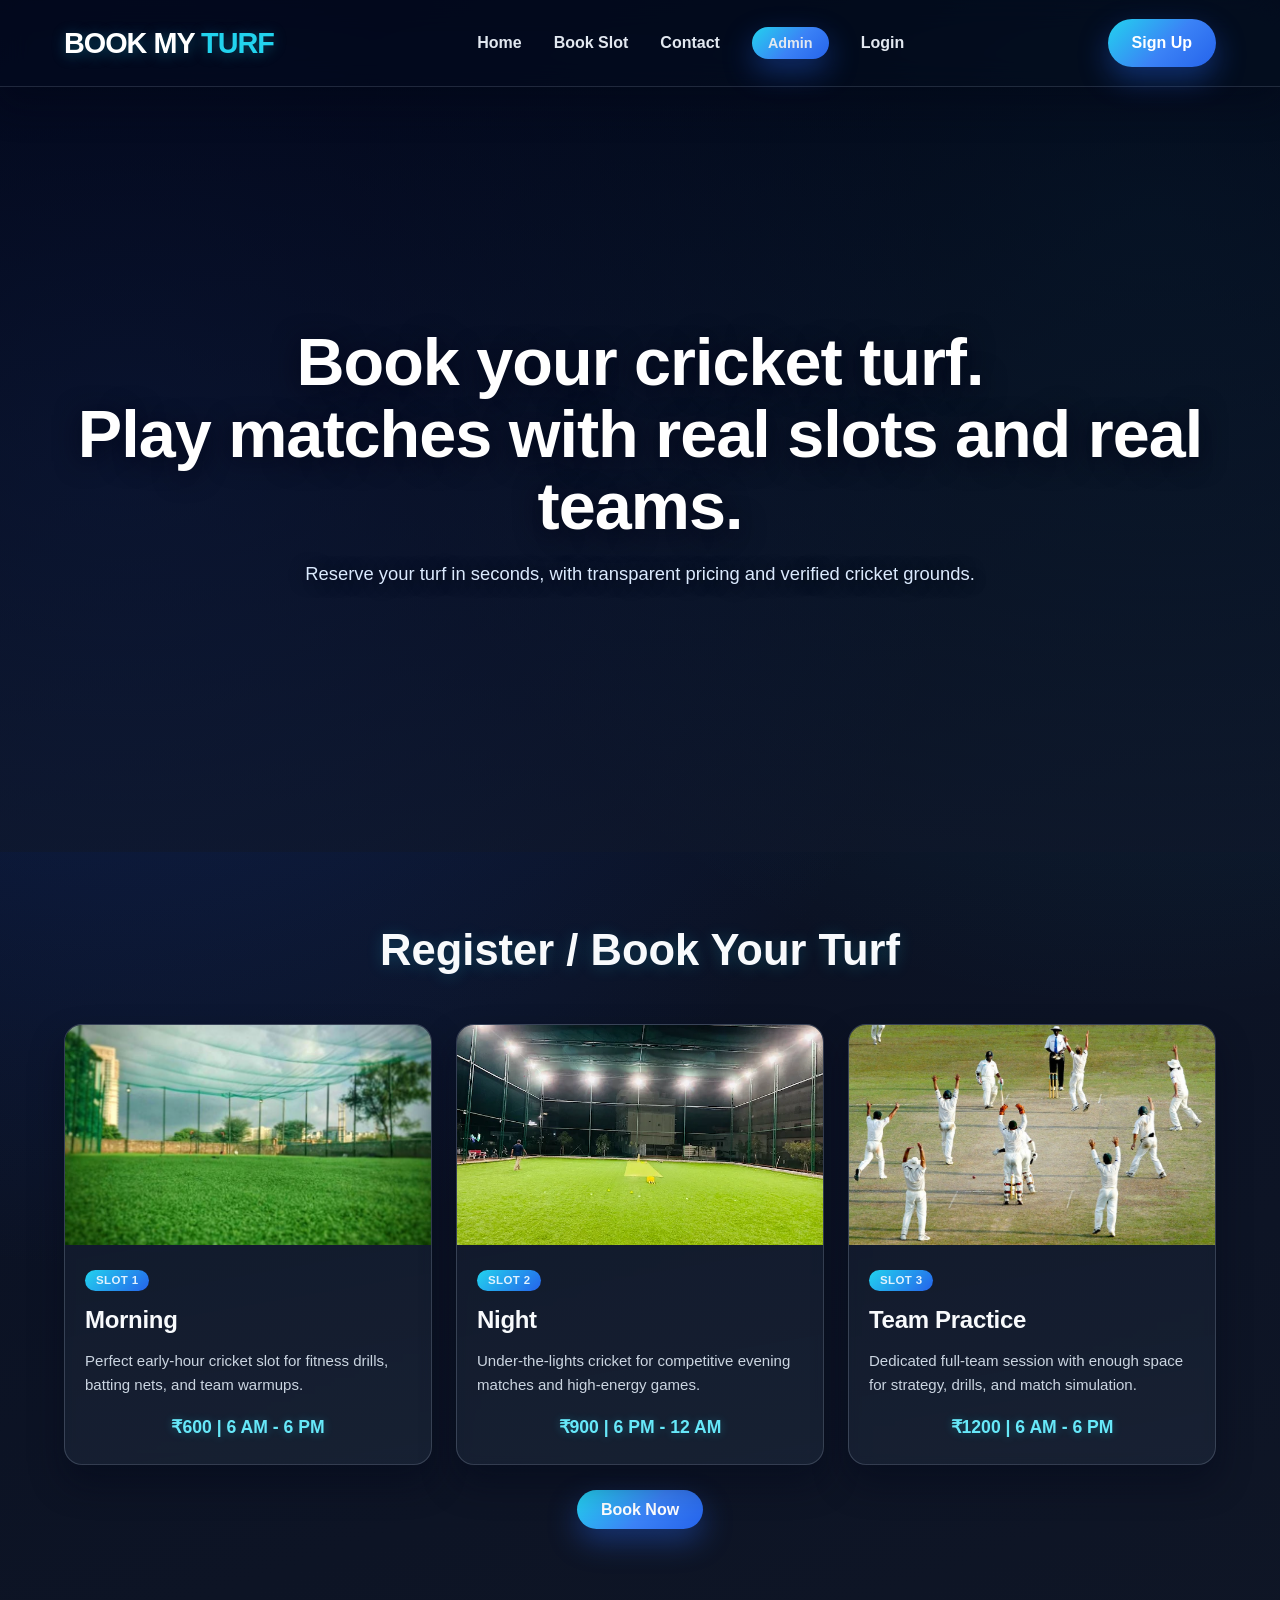
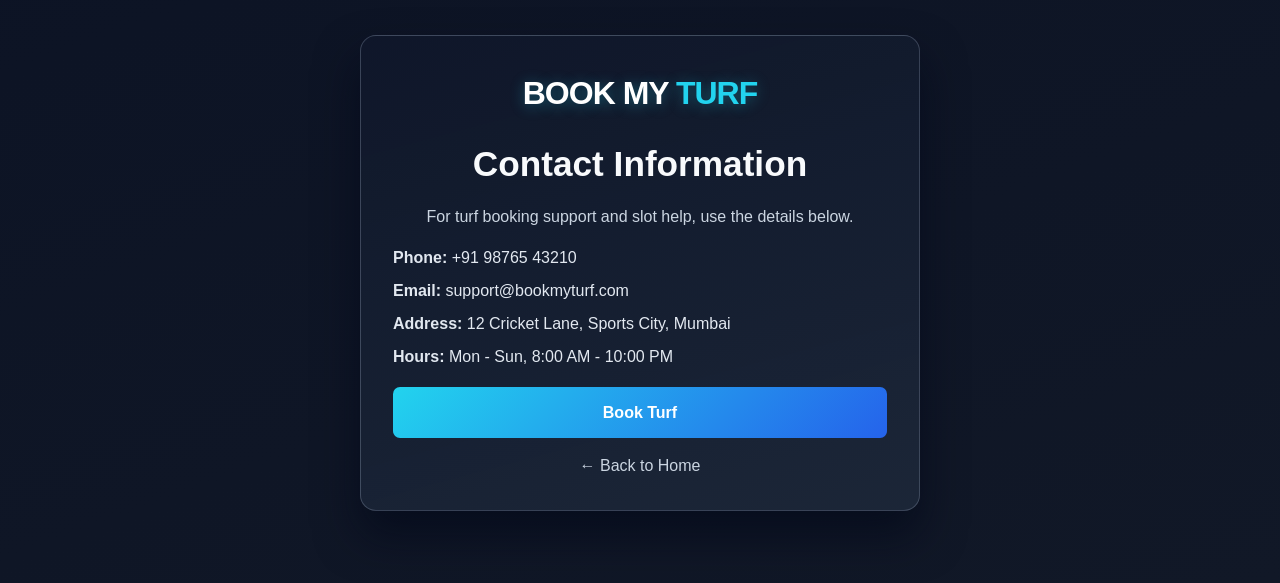
<file: index.html>
<!DOCTYPE html>
<html lang="en">

<head>
    <meta charset="UTF-8">
    <meta name="viewport" content="width=device-width, initial-scale=1.0">
    <title>BOOK MY TURF | Turf Booking</title>
    <link rel="stylesheet" href="landing.css">
</head>

<body>
    <nav>
        <div class="logo">BOOK MY <span>TURF</span></div>
        <ul class="nav-links">
            <li><a href="#hero">Home</a></li>
            <li><a href="#booking">Book Slot</a></li>
            <li><a href="#contact">Contact</a></li>
            <li><a href="admin.php" class="btn-primary small">Admin</a></li>
            <li id="welcomeItem" class="welcome" style="display:none;"></li>
            <li id="loginNavItem"><a href="login.html">Login</a></li>
            <li id="logoutNavItem" style="display:none;"><a href="auth.php?action=logout">Logout</a></li>
        </ul>
        <a id="ctaButton" href="signup.html" class="btn-primary">Sign Up</a>
    </nav>

    <section class="hero" id="hero">
        <h1>Book your cricket turf.<br>Play matches with real slots and real teams.</h1>
        <p>Reserve your turf in seconds, with transparent pricing and verified cricket grounds.</p>
    </section>

    <section class="listings" id="booking">
        <h2 class="section-title">Register / Book Your Turf</h2>
        <div class="listing-grid">
            <article class="card">
                <div class="card-img card-img-one"></div>
                <div class="card-content">
                    <span class="card-tag">Slot 1</span>
                    <h3>Morning</h3>
                    <p>Perfect early-hour cricket slot for fitness drills, batting nets, and team warmups.</p>
                    <div class="card-footer">
                        <span class="price">₹600 | 6 AM - 6 PM</span>
                    </div>
                </div>
            </article>
            <article class="card">
                <div class="card-img card-img-two"></div>
                <div class="card-content">
                    <span class="card-tag">Slot 2</span>
                    <h3>Night</h3>
                    <p>Under-the-lights cricket for competitive evening matches and high-energy games.</p>
                    <div class="card-footer">
                        <span class="price">₹900 | 6 PM - 12 AM</span>
                    </div>
                </div>
            </article>
            <article class="card">
                <div class="card-img card-img-three"></div>
                <div class="card-content">
                    <span class="card-tag">Slot 3</span>
                    <h3>Team Practice</h3>
                    <p>Dedicated full-team session with enough space for strategy, drills, and match simulation.</p>
                    <div class="card-footer">
                        <span class="price">₹1200 | 6 AM - 6 PM</span>
                    </div>
                </div>
            </article>
        </div>
        <div class="global-book-btn-wrap">
            <a id="commonBookBtn" href="signup.html" class="btn-primary">Book Now</a>
        </div>
    </section>

    <section class="contact-wrap" id="contact">
        <div class="contact-card">
            <div class="logo contact-logo">BOOK MY <span>TURF</span></div>
            <h2>Contact Information</h2>
            <p class="contact-text">For turf booking support and slot help, use the details below.</p>
            <div class="contact-details">
                <p><strong>Phone:</strong> +91 98765 43210</p>
                <p><strong>Email:</strong> support@bookmyturf.com</p>
                <p><strong>Address:</strong> 12 Cricket Lane, Sports City, Mumbai</p>
                <p><strong>Hours:</strong> Mon - Sun, 8:00 AM - 10:00 PM</p>
            </div>
            <a id="contactBookBtn" href="signup.html" class="btn-contact">Book Turf</a>
            <a href="#hero" class="back-link">← Back to Home</a>
        </div>
    </section>

    <script>
        const ctaButton = document.getElementById('ctaButton');
        const welcomeItem = document.getElementById('welcomeItem');
        const loginNavItem = document.getElementById('loginNavItem');
        const logoutNavItem = document.getElementById('logoutNavItem');
        const contactBookBtn = document.getElementById('contactBookBtn');
        const commonBookBtn = document.getElementById('commonBookBtn');

        function setLoggedInUi(fullName) {
            welcomeItem.style.display = 'list-item';
            welcomeItem.textContent = 'Hi, ' + fullName;
            loginNavItem.style.display = 'none';
            logoutNavItem.style.display = 'list-item';
            ctaButton.href = 'booking.php';
            ctaButton.textContent = 'Book Slot';
            contactBookBtn.href = 'booking.php';
            commonBookBtn.href = 'booking.php';
        }

        fetch('auth.php?action=check')
            .then((response) => response.json())
            .then((data) => {
                if (data.status === 'success' && data.data && data.data.full_name) {
                    setLoggedInUi(data.data.full_name);
                }
            })
            .catch(() => {
                // Keep guest UI if check fails.
            });

    </script>
</body>

</html>
</file>
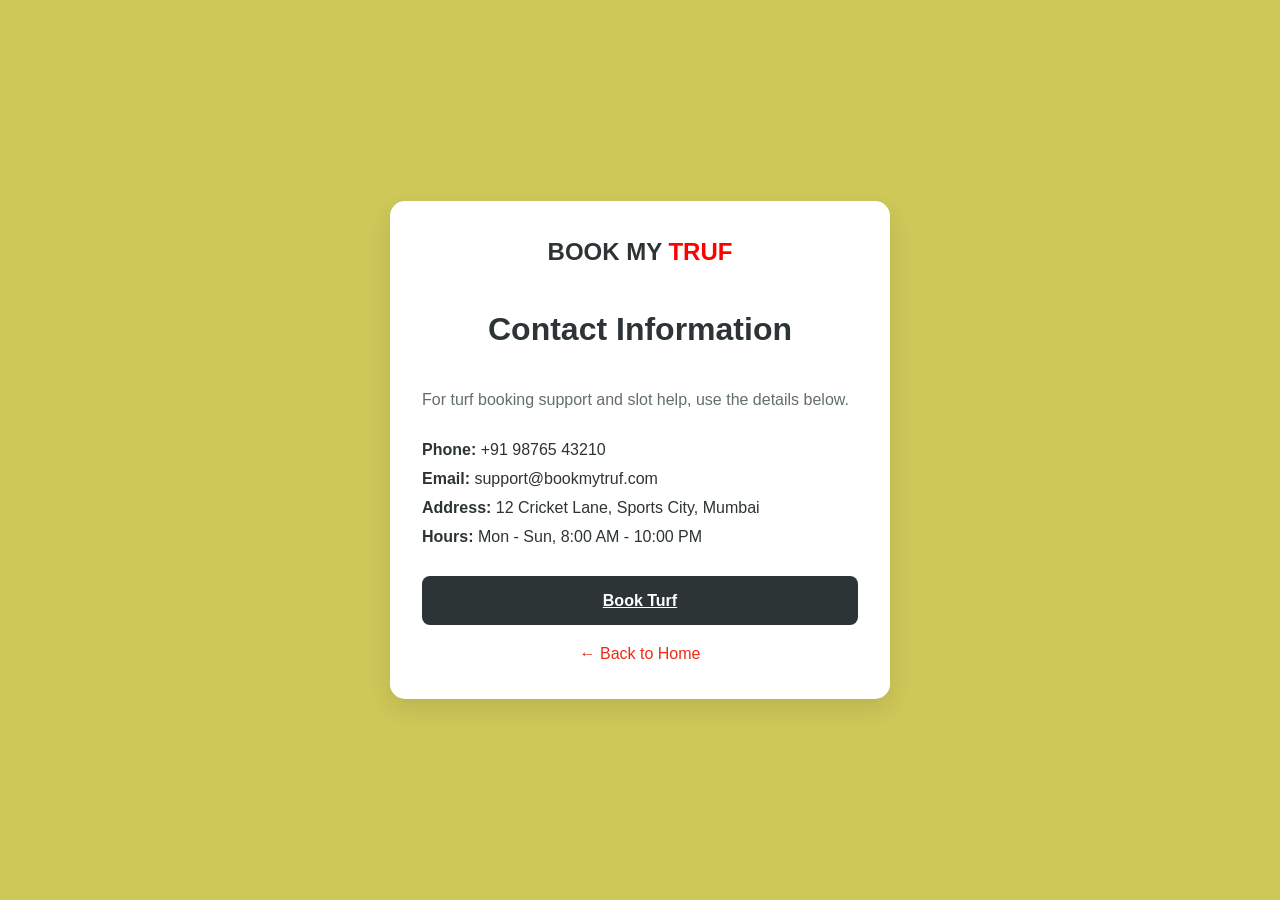
<file: contact.html>
<!DOCTYPE html>
<html lang="en">
<head>
    <meta charset="UTF-8">
    <meta name="viewport" content="width=device-width, initial-scale=1.0">
    <title>Contact Us - BOOK MY TRUF</title>
    <style>
        :root {
            --primary: #2D3436;
            --accent: #f02a14;
            --highlight: RED;
            --light: rgb(206, 200, 89);
            --white: #ffffff;
            --text-gray: #636e72;
            --font-main: 'Segoe UI', Tahoma, Geneva, Verdana, sans-serif;
        }

        * {
            margin: 0;
            padding: 0;
            box-sizing: border-box;
        }

        body {
            font-family: var(--font-main);
            color: var(--primary);
            background-color: var(--light);
            line-height: 1.6;
            display: flex;
            justify-content: center;
            align-items: center;
            min-height: 100vh;
        }

        .container {
            background: var(--white);
            padding: 2rem;
            border-radius: 15px;
            box-shadow: 0 10px 25px rgba(0,0,0,0.1);
            width: 100%;
            max-width: 500px;
        }

        h1 {
            text-align: center;
            margin-bottom: 2rem;
            color: var(--primary);
        }

        .logo {
            text-align: center;
            font-size: 1.5rem;
            font-weight: 800;
            margin-bottom: 2rem;
        }

        .logo span { color: var(--highlight); }

        form {
            display: flex;
            flex-direction: column;
        }

        label {
            margin-bottom: 0.5rem;
            font-weight: 500;
        }

        input, textarea {
            padding: 0.75rem;
            margin-bottom: 1rem;
            border: 1px solid #ddd;
            border-radius: 8px;
            font-size: 1rem;
            font-family: inherit;
        }

        textarea {
            resize: vertical;
            min-height: 120px;
        }

        .btn-primary {
            background-color: var(--primary);
            color: var(--white);
            padding: 0.75rem;
            border: none;
            border-radius: 8px;
            font-weight: 600;
            cursor: pointer;
            transition: background 0.3s;
        }

        .btn-primary:hover {
            background-color: var(--accent);
        }

        .back-link {
            text-align: center;
            margin-top: 1rem;
        }

        .back-link a {
            color: var(--accent);
            text-decoration: none;
        }

        .back-link a:hover {
            text-decoration: underline;
        }
    </style>
</head>
<body>
    <div class="container">
        <div class="logo">BOOK MY <span>TRUF</span></div>
        <h1>Contact Information</h1>
        <p style="margin-bottom: 1.5rem; color: var(--text-gray);">
            For turf booking support and slot help, use the details below.
        </p>
        <div style="margin-bottom: 1.5rem; line-height: 1.8;">
            <p><strong>Phone:</strong> +91 98765 43210</p>
            <p><strong>Email:</strong> support@bookmytruf.com</p>
            <p><strong>Address:</strong> 12 Cricket Lane, Sports City, Mumbai</p>
            <p><strong>Hours:</strong> Mon - Sun, 8:00 AM - 10:00 PM</p>
        </div>
        <a href="index.html#booking" class="btn-primary" style="display: block; text-align: center;">Book Turf</a>
        <div class="back-link">
            <a href="index.html">← Back to Home</a>
        </div>
    </div>
</body>
</html>
</file>
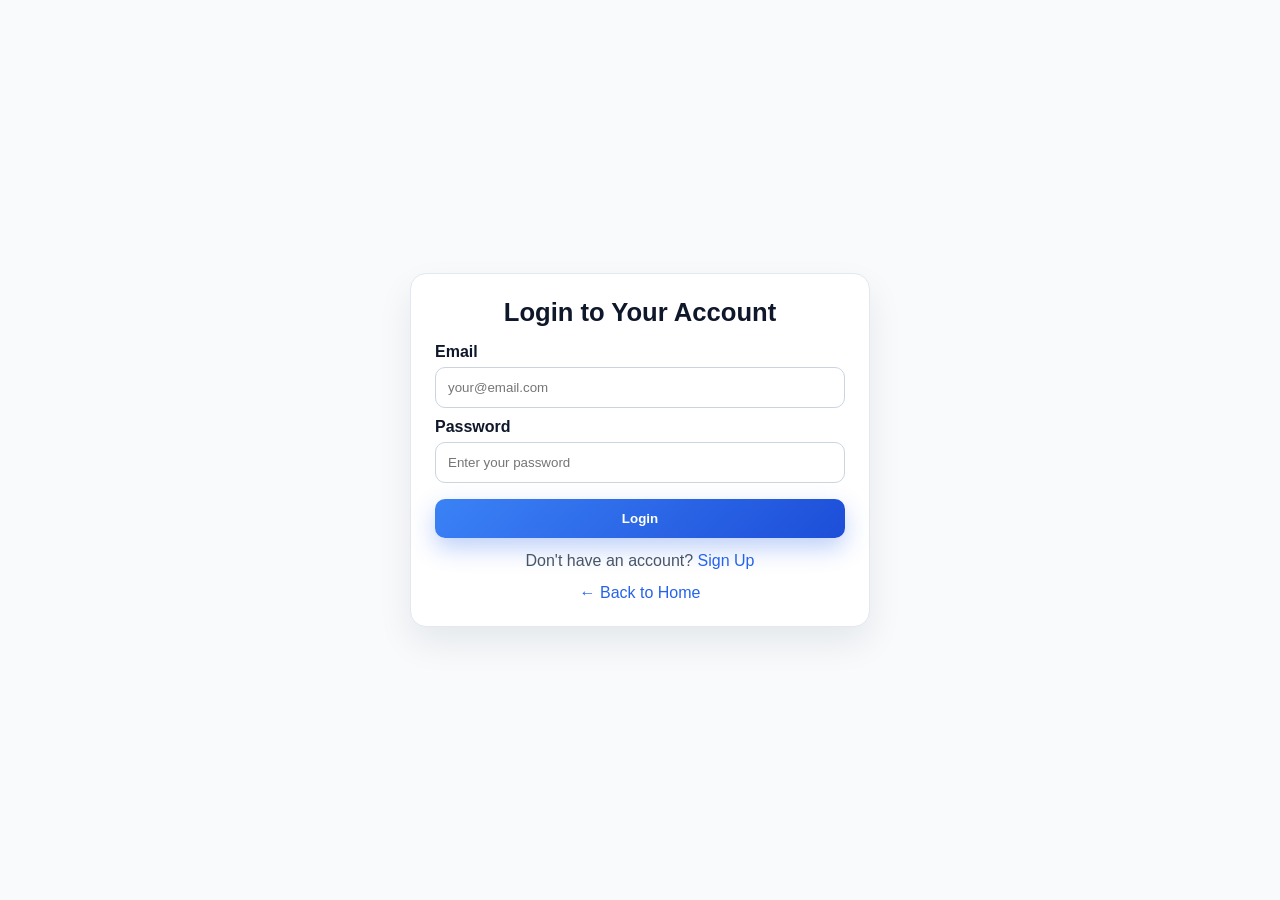
<file: login.html>
<!DOCTYPE html>
<html lang="en">
<head>
    <meta charset="UTF-8">
    <meta name="viewport" content="width=device-width, initial-scale=1.0">
    <title>Login - BOOK MY TURF</title>
    <style>
        :root { --primary:#0f172a; --accent:#2563eb; --white:#fff; --bg:#f8fafc; --text:#475569; }
        * { box-sizing:border-box; margin:0; padding:0; font-family:"Segoe UI",Tahoma,Geneva,Verdana,sans-serif; }
        body { background:var(--bg); color:var(--primary); min-height:100vh; display:flex; align-items:center; justify-content:center; padding:20px; }
        .card { width:100%; max-width:460px; background:var(--white); border:1px solid #e2e8f0; border-radius:16px; padding:24px; box-shadow:0 16px 35px rgba(15,23,42,.08); }
        h1 { font-size:1.6rem; margin-bottom:16px; text-align:center; }
        label { display:block; font-weight:600; margin:10px 0 6px; }
        input { width:100%; padding:12px; border:1px solid #cbd5e1; border-radius:10px; }
        .btn { width:100%; margin-top:16px; border:none; border-radius:10px; padding:12px; font-weight:800; background:linear-gradient(135deg,#3b82f6,#1d4ed8); color:#fff; cursor:pointer; box-shadow:0 10px 24px rgba(37,99,235,.3); }
        .links { text-align:center; margin-top:14px; color:var(--text); }
        a { color:var(--accent); text-decoration:none; }
        .toast { display:none; margin:0 0 12px; border-radius:10px; padding:10px; text-align:center; font-weight:600; }
        .toast.success { display:block; background:#dcfce7; color:#166534; }
        .toast.error { display:block; background:#fee2e2; color:#991b1b; }
    </style>
</head>
<body>
    <div class="card">
        <h1>Login to Your Account</h1>
        <div class="toast" id="toast"></div>
        <form id="loginForm">
            <label for="email">Email</label>
            <input type="email" id="email" required placeholder="your@email.com">
            <label for="password">Password</label>
            <input type="password" id="password" required placeholder="Enter your password">
            <button class="btn" id="loginBtn" type="submit">Login</button>
        </form>
        <div class="links">Don't have an account? <a href="signup.html">Sign Up</a></div>
        <div class="links"><a href="index.html">← Back to Home</a></div>
    </div>

    <script>
        const loginForm = document.getElementById('loginForm');
        const loginBtn = document.getElementById('loginBtn');
        const toast = document.getElementById('toast');

        function showToast(message, type) {
            toast.className = 'toast ' + type;
            toast.textContent = message;
        }

        function parseJsonSafe(text) {
            try {
                return JSON.parse(text);
            } catch (error) {
                return null;
            }
        }

        function isHttpProtocol() {
            return window.location.protocol === 'http:' || window.location.protocol === 'https:';
        }

        if (!isHttpProtocol()) {
            showToast('Open this page using XAMPP URL (http://localhost/...), not as a local file.', 'error');
        }

        fetch('auth.php?action=check')
            .then((response) => response.json())
            .then((data) => {
                if (data.status === 'success') {
                    window.location.href = 'index.html';
                }
            })
            .catch(() => {});

        loginForm.addEventListener('submit', function (e) {
            e.preventDefault();
            loginBtn.disabled = true;
            loginBtn.textContent = 'Logging in...';

            const formData = new FormData();
            formData.append('action', 'login');
            formData.append('email', document.getElementById('email').value.trim());
            formData.append('password', document.getElementById('password').value);

            fetch('auth.php', { method: 'POST', body: formData })
                .then(async (response) => {
                    const text = await response.text();
                    const data = parseJsonSafe(text);
                    if (!data) {
                        throw new Error('Server returned invalid response. Open through localhost and ensure Apache/MySQL are running.');
                    }
                    return data;
                })
                .then((data) => {
                    if (data.status === 'success') {
                        showToast(data.message, 'success');
                        setTimeout(() => (window.location.href = 'index.html'), 700);
                    } else {
                        showToast(data.message, 'error');
                        loginBtn.disabled = false;
                        loginBtn.textContent = 'Login';
                    }
                })
                .catch((error) => {
                    showToast(error.message || 'Something went wrong. Please try again.', 'error');
                    loginBtn.disabled = false;
                    loginBtn.textContent = 'Login';
                });
        });
    </script>
</body>
</html>
</file>
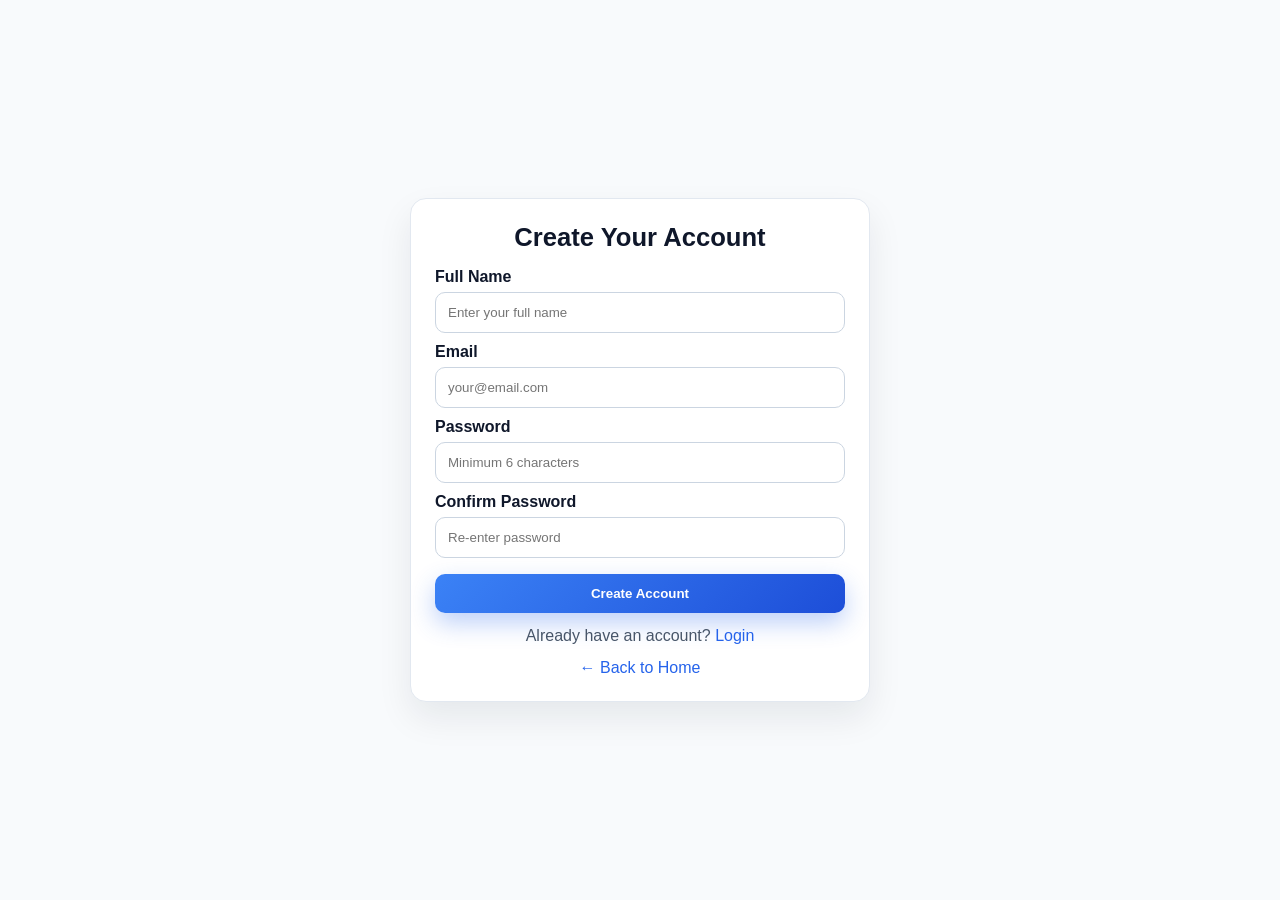
<file: signup.html>
<!DOCTYPE html>
<html lang="en">
<head>
    <meta charset="UTF-8">
    <meta name="viewport" content="width=device-width, initial-scale=1.0">
    <title>Sign Up - BOOK MY TURF</title>
    <style>
        :root { --primary:#0f172a; --accent:#2563eb; --white:#fff; --bg:#f8fafc; --text:#475569; }
        * { box-sizing:border-box; margin:0; padding:0; font-family:"Segoe UI",Tahoma,Geneva,Verdana,sans-serif; }
        body { background:var(--bg); color:var(--primary); min-height:100vh; display:flex; align-items:center; justify-content:center; padding:20px; }
        .card { width:100%; max-width:460px; background:var(--white); border:1px solid #e2e8f0; border-radius:16px; padding:24px; box-shadow:0 16px 35px rgba(15,23,42,.08); }
        h1 { font-size:1.6rem; margin-bottom:16px; text-align:center; }
        label { display:block; font-weight:600; margin:10px 0 6px; }
        input { width:100%; padding:12px; border:1px solid #cbd5e1; border-radius:10px; }
        .btn { width:100%; margin-top:16px; border:none; border-radius:10px; padding:12px; font-weight:800; background:linear-gradient(135deg,#3b82f6,#1d4ed8); color:#fff; cursor:pointer; box-shadow:0 10px 24px rgba(37,99,235,.3); }
        .links { text-align:center; margin-top:14px; color:var(--text); }
        a { color:var(--accent); text-decoration:none; }
        .toast { display:none; margin:0 0 12px; border-radius:10px; padding:10px; text-align:center; font-weight:600; }
        .toast.success { display:block; background:#dcfce7; color:#166534; }
        .toast.error { display:block; background:#fee2e2; color:#991b1b; }
    </style>
</head>
<body>
    <div class="card">
        <h1>Create Your Account</h1>
        <div class="toast" id="toast"></div>
        <form id="signupForm">
            <label for="name">Full Name</label>
            <input type="text" id="name" required placeholder="Enter your full name">
            <label for="email">Email</label>
            <input type="email" id="email" required placeholder="your@email.com">
            <label for="password">Password</label>
            <input type="password" id="password" required placeholder="Minimum 6 characters">
            <label for="confirmPassword">Confirm Password</label>
            <input type="password" id="confirmPassword" required placeholder="Re-enter password">
            <button class="btn" id="signupBtn" type="submit">Create Account</button>
        </form>
        <div class="links">Already have an account? <a href="login.html">Login</a></div>
        <div class="links"><a href="index.html">← Back to Home</a></div>
    </div>

    <script>
        const signupForm = document.getElementById('signupForm');
        const signupBtn = document.getElementById('signupBtn');
        const toast = document.getElementById('toast');

        function showToast(message, type) {
            toast.className = 'toast ' + type;
            toast.textContent = message;
        }

        function parseJsonSafe(text) {
            try {
                return JSON.parse(text);
            } catch (error) {
                return null;
            }
        }

        function isHttpProtocol() {
            return window.location.protocol === 'http:' || window.location.protocol === 'https:';
        }

        if (!isHttpProtocol()) {
            showToast('Open this page using XAMPP URL (http://localhost/...), not as a local file.', 'error');
        }

        fetch('auth.php?action=check')
            .then((response) => response.json())
            .then((data) => {
                if (data.status === 'success') {
                    window.location.href = 'index.html';
                }
            })
            .catch(() => {});

        signupForm.addEventListener('submit', function (e) {
            e.preventDefault();
            const name = document.getElementById('name').value.trim();
            const email = document.getElementById('email').value.trim();
            const password = document.getElementById('password').value;
            const confirmPassword = document.getElementById('confirmPassword').value;

            if (password !== confirmPassword) {
                showToast('Passwords do not match.', 'error');
                return;
            }
            if (password.length < 6) {
                showToast('Password must be at least 6 characters.', 'error');
                return;
            }

            signupBtn.disabled = true;
            signupBtn.textContent = 'Creating account...';

            const formData = new FormData();
            formData.append('action', 'signup');
            formData.append('full_name', name);
            formData.append('email', email);
            formData.append('password', password);
            formData.append('confirm_password', confirmPassword);

            fetch('auth.php', { method: 'POST', body: formData })
                .then(async (response) => {
                    const text = await response.text();
                    const data = parseJsonSafe(text);
                    if (!data) {
                        throw new Error('Server returned invalid response. Open through localhost and ensure Apache/MySQL are running.');
                    }
                    return data;
                })
                .then((data) => {
                    if (data.status === 'success') {
                        showToast(data.message, 'success');
                        setTimeout(() => (window.location.href = 'index.html'), 700);
                    } else {
                        showToast(data.message, 'error');
                        signupBtn.disabled = false;
                        signupBtn.textContent = 'Create Account';
                    }
                })
                .catch((error) => {
                    showToast(error.message || 'Something went wrong. Please try again.', 'error');
                    signupBtn.disabled = false;
                    signupBtn.textContent = 'Create Account';
                });
        });
    </script>
</body>
</html>
</file>
<file: landing.css>
:root {
    --primary: #020617;
    --accent: #22d3ee;
    --accent-strong: #2563eb;
    --surface: #0f172a;
    --white: #ffffff;
    --text-gray: #cbd5e1;
    --muted: #94a3b8;
    --ring: rgba(34, 211, 238, 0.22);
    --font-main: "Inter", "Segoe UI", Tahoma, Geneva, Verdana, sans-serif;
}

* {
    margin: 0;
    padding: 0;
    box-sizing: border-box;
}

html {
    scroll-behavior: smooth;
}

body {
    font-family: var(--font-main);
    color: var(--white);
    background:
        radial-gradient(circle at 10% 20%, rgba(37, 99, 235, 0.24) 0%, transparent 40%),
        radial-gradient(circle at 90% 10%, rgba(34, 211, 238, 0.15) 0%, transparent 35%),
        linear-gradient(160deg, #020617 0%, #0b1224 45%, #111827 100%);
    line-height: 1.6;
}

a {
    text-decoration: none;
    color: inherit;
}

ul {
    list-style: none;
}

nav {
    display: flex;
    justify-content: space-between;
    align-items: center;
    padding: 1.2rem 5%;
    background: rgba(2, 6, 23, 0.72);
    backdrop-filter: blur(14px);
    border-bottom: 1px solid rgba(148, 163, 184, 0.2);
    box-shadow: 0 16px 36px rgba(2, 6, 23, 0.45);
    position: sticky;
    top: 0;
    z-index: 1000;
}

.logo {
    font-size: 1.8rem;
    font-weight: 900;
    letter-spacing: -1px;
    color: var(--white);
    text-shadow: 0 2px 14px rgba(34, 211, 238, 0.35);
}

.logo span {
    color: var(--accent);
}

.nav-links {
    display: flex;
    gap: 2rem;
    align-items: center;
}

.nav-links a {
    font-weight: 600;
    color: #e2e8f0;
    transition: color 0.25s ease, text-shadow 0.25s ease;
}

.nav-links a:hover {
    color: var(--accent);
    text-shadow: 0 0 16px rgba(34, 211, 238, 0.4);
}

.welcome {
    color: var(--text-gray);
    font-size: 0.92rem;
}

.btn-primary {
    background: linear-gradient(135deg, #22d3ee 0%, #3b82f6 55%, #2563eb 100%);
    color: var(--white);
    padding: 0.7rem 1.5rem;
    border-radius: 999px;
    font-weight: 600;
    border: none;
    transition: transform 0.2s ease, box-shadow 0.2s ease;
    box-shadow: 0 12px 30px rgba(37, 99, 235, 0.4);
}

.btn-primary:hover {
    transform: translateY(-3px) scale(1.02);
    box-shadow: 0 18px 32px rgba(34, 211, 238, 0.32);
}

.btn-primary.small {
    padding: 0.5rem 1rem;
    font-size: 0.9rem;
}

.hero {
    height: 85vh;
    background:
        linear-gradient(rgba(2, 6, 23, 0.72), rgba(15, 23, 42, 0.62)),
        url("https://images.unsplash.com/photo-1540747913346-19e32dc3e97e?auto=format&fit=crop&w=1600&q=80");
    background-size: cover;
    background-position: center;
    display: flex;
    flex-direction: column;
    justify-content: center;
    align-items: center;
    text-align: center;
    color: var(--white);
    padding: 0 1rem;
    position: relative;
}

.hero h1 {
    font-size: clamp(2.2rem, 5.2vw, 4.3rem);
    margin-bottom: 1rem;
    line-height: 1.08;
    font-weight: 900;
    letter-spacing: -1px;
    text-shadow: 0 4px 26px rgba(2, 6, 23, 0.9);
}

.hero p {
    font-size: 1.15rem;
    margin-bottom: 1.5rem;
    max-width: 760px;
    color: #dbeafe;
    text-shadow: 0 2px 16px rgba(2, 6, 23, 0.82);
}

.search-bar {
    background: var(--white);
    padding: 0.45rem;
    border-radius: 999px;
    display: flex;
    width: 100%;
    max-width: 620px;
    box-shadow: 0 18px 40px rgba(15, 23, 42, 0.35);
}

.search-bar input {
    border: none;
    padding: 0.9rem 1rem;
    flex: 1;
    border-radius: 999px;
    outline: none;
    font-size: 0.95rem;
}

.search-bar input:focus {
    box-shadow: 0 0 0 4px var(--ring);
}

.search-bar button {
    background: linear-gradient(135deg, var(--accent), var(--accent-strong));
    color: var(--white);
    border: none;
    padding: 0 2rem;
    border-radius: 999px;
    cursor: pointer;
    font-weight: 700;
}

.listings {
    padding: 4rem 5%;
}

.section-title {
    font-size: clamp(2rem, 3.4vw, 3.2rem);
    margin-bottom: 2.4rem;
    text-align: center;
    color: #f8fafc;
    text-shadow: 0 2px 16px rgba(34, 211, 238, 0.22);
}

.listing-grid {
    display: grid;
    grid-template-columns: repeat(auto-fit, minmax(280px, 1fr));
    gap: 1.5rem;
}

.card {
    background: linear-gradient(170deg, rgba(15, 23, 42, 0.75), rgba(30, 41, 59, 0.62));
    border-radius: 18px;
    overflow: hidden;
    border: 1px solid rgba(148, 163, 184, 0.28);
    backdrop-filter: blur(5px);
    box-shadow: 0 18px 34px rgba(2, 6, 23, 0.42);
    transition: transform 0.3s ease, box-shadow 0.3s ease, border-color 0.3s ease;
}

.card:hover {
    transform: translateY(-10px);
    box-shadow: 0 24px 42px rgba(2, 6, 23, 0.62);
    border-color: rgba(34, 211, 238, 0.5);
}

.card-img {
    height: 220px;
    background-size: cover;
    background-position: center;
}

.card-img-one {
    background-image: url("morning.png");
}

.card-img-two {
    background-image: url("night.png");
}

.card-img-three {
    background-image: url("team-practice.png");
}

.card-content {
    padding: 1.3rem 1.25rem 1.4rem;
}

.card-tag {
    background: linear-gradient(135deg, #22d3ee, #2563eb);
    color: #e0f2fe;
    padding: 0.28rem 0.68rem;
    border-radius: 999px;
    font-size: 0.72rem;
    font-weight: 700;
    text-transform: uppercase;
    letter-spacing: 0.4px;
}

.card h3 {
    margin: 0.6rem 0;
    color: #f8fafc;
    font-size: 1.5rem;
    letter-spacing: -0.3px;
}

.card p {
    color: #cbd5e1;
    font-size: 0.94rem;
    margin-bottom: 1rem;
}

.card-footer {
    display: flex;
    justify-content: center;
    align-items: center;
}

.price {
    font-weight: 800;
    font-size: 1.1rem;
    color: #67e8f9;
    text-shadow: 0 1px 10px rgba(34, 211, 238, 0.3);
}

.contact-wrap {
    padding: 3rem 5% 4.5rem;
}

.global-book-btn-wrap {
    margin-top: 2rem;
    text-align: center;
}

.contact-card {
    width: min(100%, 560px);
    margin: 0 auto;
    background: linear-gradient(165deg, rgba(15, 23, 42, 0.92), rgba(30, 41, 59, 0.85));
    border-radius: 16px;
    border: 1px solid rgba(148, 163, 184, 0.3);
    box-shadow: 0 24px 44px rgba(2, 6, 23, 0.6);
    padding: 2rem;
}

.contact-logo {
    text-align: center;
    margin-bottom: 1.1rem;
    font-size: 2rem;
}

.contact-card h2 {
    text-align: center;
    font-size: 2.2rem;
    margin-bottom: 0.7rem;
    color: #f8fafc;
}

.contact-text {
    color: #cbd5e1;
    margin-bottom: 1rem;
    text-align: center;
}

.contact-details p {
    margin-bottom: 0.45rem;
    color: #e2e8f0;
}

.btn-contact {
    display: block;
    margin-top: 1.1rem;
    padding: 0.8rem;
    text-align: center;
    background: linear-gradient(135deg, #22d3ee 0%, #2563eb 100%);
    color: var(--white);
    border-radius: 7px;
    font-weight: 600;
}

.btn-contact:hover {
    opacity: 0.95;
}

.back-link {
    display: block;
    margin-top: 0.9rem;
    text-align: center;
    color: #cbd5e1;
}

@media (max-width: 768px) {
    .nav-links {
        display: none;
    }

    .hero {
        height: 78vh;
    }

    .search-bar {
        flex-direction: column;
        background: transparent;
        box-shadow: none;
        padding: 0;
        gap: 0.7rem;
    }

    .search-bar input,
    .search-bar button {
        width: 100%;
        border-radius: 10px;
        padding: 0.9rem;
    }

    .contact-card h2 {
        font-size: 1.7rem;
    }
}
</file>
